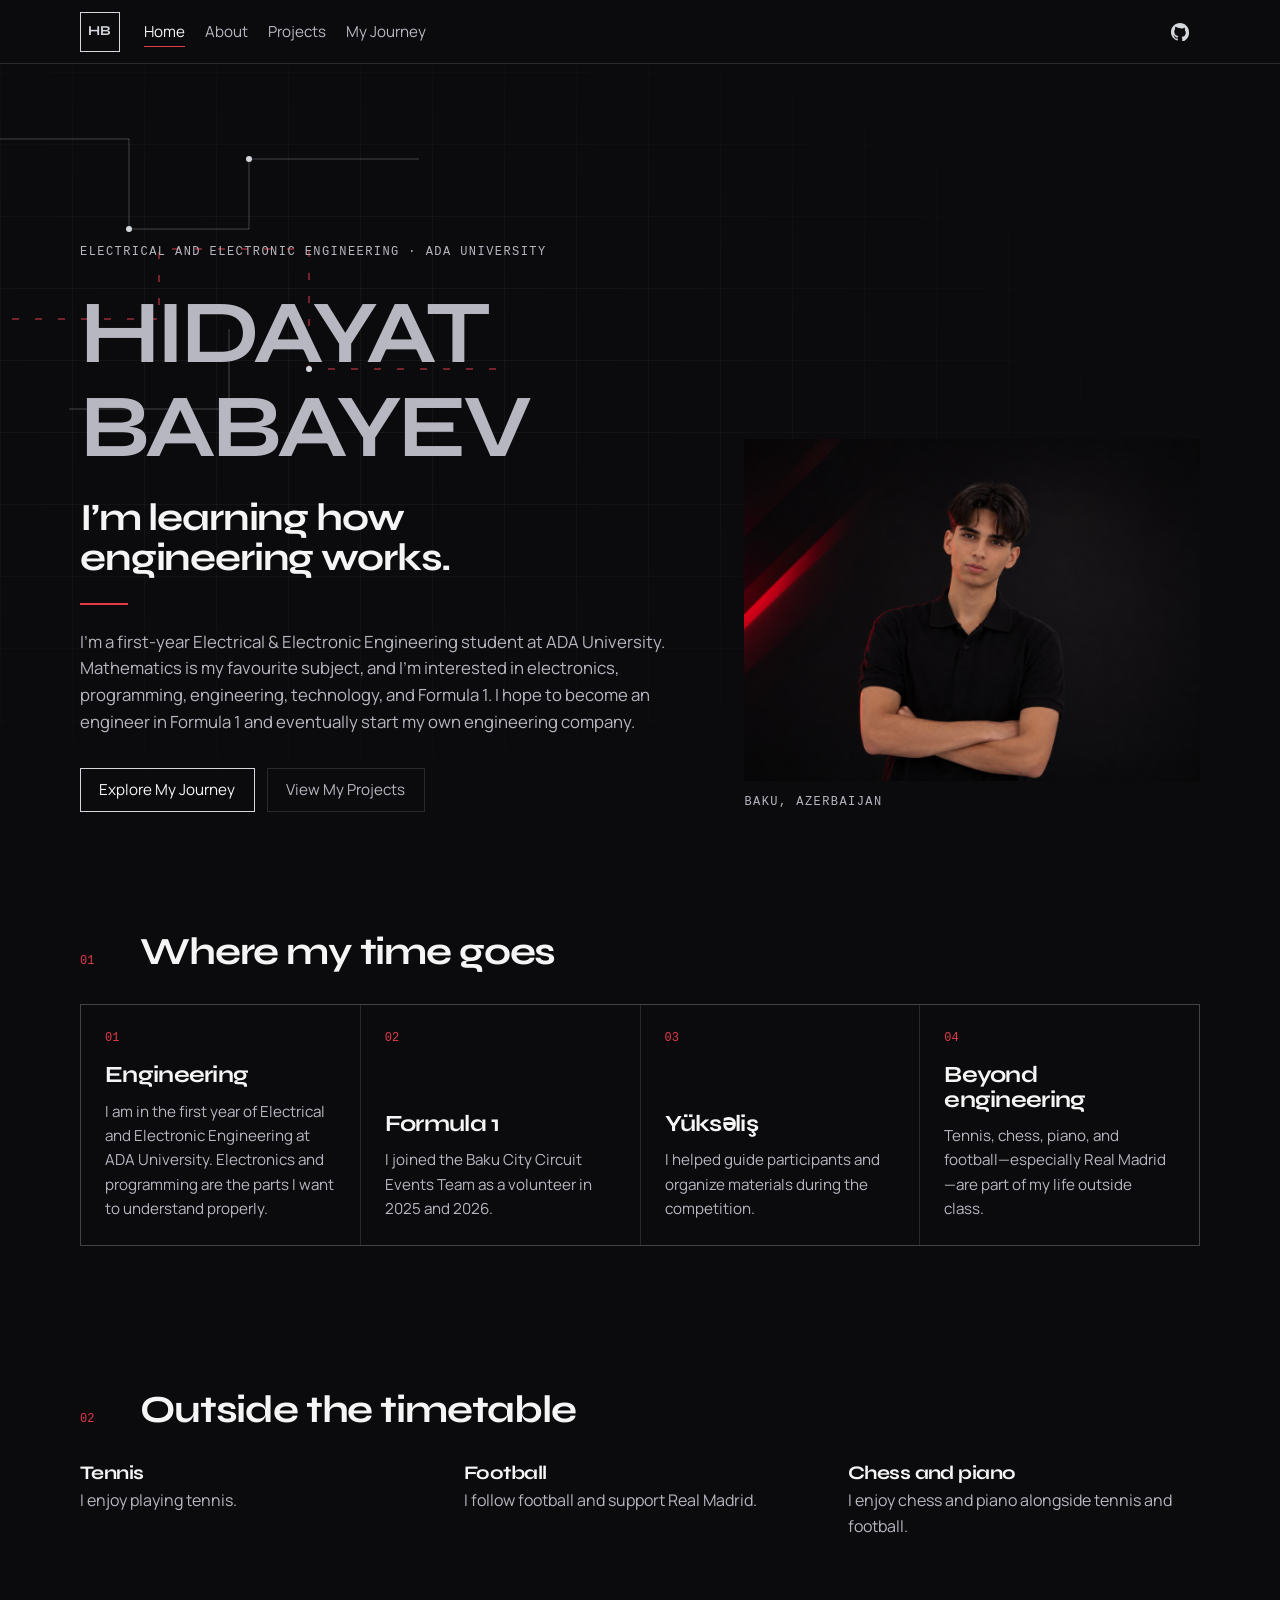
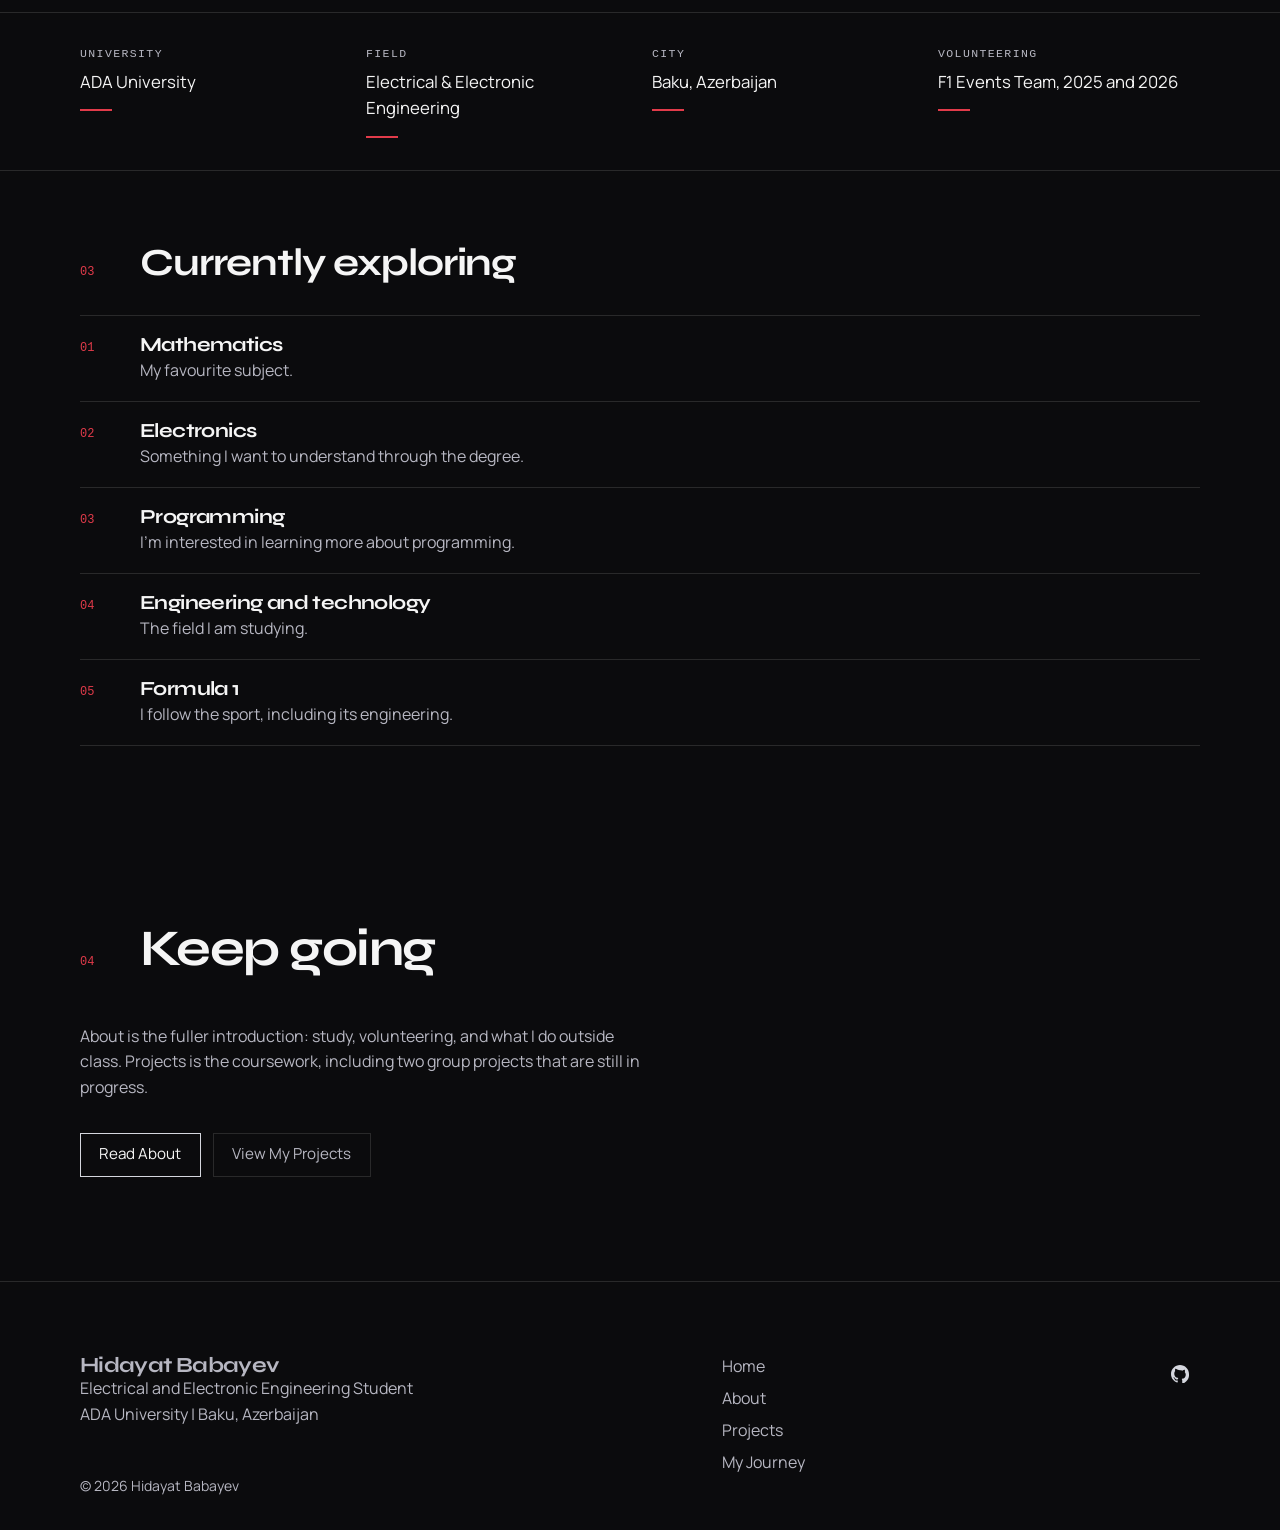
<file: index.html>
<!DOCTYPE html>
<html lang="en">
<head>
  <meta charset="UTF-8">
  <meta name="viewport" content="width=device-width, initial-scale=1">
  <title>Engineer in Progress — Hidayat Babayev</title>
  <meta name="description" content="Hidayat Babayev is a first-year Electrical and Electronic Engineering student at ADA University in Baku.">
  <link rel="icon" href="assets/icons/favicon.svg" type="image/svg+xml">
  <link rel="preconnect" href="https://fonts.googleapis.com">
  <link rel="preconnect" href="https://fonts.gstatic.com" crossorigin>
  <link href="https://fonts.googleapis.com/css2?family=Manrope:wght@400;500;600&family=Syne:wght@600;700;800&display=swap" rel="stylesheet">
  <link rel="stylesheet" href="css/style.css">
  <link rel="stylesheet" href="css/home.css">
  <!-- Marks the page as scripted before first paint, so reveal styles do not flash. -->
  <script>document.documentElement.classList.add("js");</script>
</head>
<body>
  <a class="skip-link" href="#main">Skip to content</a>

  <header class="site-header">
    <nav class="nav wrap" aria-label="Primary">
      <a class="logo" href="index.html" aria-label="Hidayat Babayev, home">HB</a>
      <button class="nav-toggle" type="button" aria-expanded="false" aria-controls="site-nav">
        <span class="nav-toggle-lines" aria-hidden="true"></span>
        <span class="visually-hidden">Menu</span>
      </button>
      <div class="nav-panel" id="site-nav">
        <ul class="nav-links">
          <li><a href="index.html" aria-current="page">Home</a></li>
          <li><a href="about.html">About</a></li>
          <li><a href="projects.html">Projects</a></li>
          <li><a href="journey.html">My Journey</a></li>
        </ul>
        <a class="nav-github" data-repository href="https://github.com/hidibbv/hidibbv.github.io" target="_blank" rel="noopener noreferrer">
          <svg viewBox="0 0 16 16" width="18" height="18" aria-hidden="true">
            <path fill="currentColor" d="M8 0C3.58 0 0 3.58 0 8c0 3.54 2.29 6.53 5.47 7.59.4.07.55-.17.55-.38 0-.19-.01-.82-.01-1.49-2.01.37-2.53-.49-2.69-.94-.09-.23-.48-.94-.82-1.13-.28-.15-.68-.52-.01-.53.63-.01 1.08.58 1.23.82.72 1.21 1.87.87 2.33.66.07-.52.28-.87.51-1.07-1.78-.2-3.64-.89-3.64-3.95 0-.87.31-1.59.82-2.15-.08-.2-.36-1.02.08-2.12 0 0 .67-.21 2.2.82A7.68 7.68 0 0 1 8 4.77c.68.003 1.36.092 2 .27 1.53-1.04 2.2-.82 2.2-.82.44 1.1.16 1.92.08 2.12.51.56.82 1.27.82 2.15 0 3.07-1.87 3.75-3.65 3.95.29.25.54.73.54 1.48 0 1.07-.01 1.93-.01 2.2 0 .21.15.46.55.38A8.013 8.013 0 0 0 16 8c0-4.42-3.58-8-8-8z"/>
          </svg>
          <span class="visually-hidden">Engineer in Progress repository on GitHub (opens in a new tab)</span>
        </a>
      </div>
    </nav>
  </header>

  <main id="main">
    <section class="hero">
      <svg class="hero-circuit" viewBox="0 0 640 420" aria-hidden="true">
        <path d="M20 70 H180 V160 H300 V90 H470"/>
        <path class="live" d="M40 250 H210 V180 H360 V300 H560"/>
        <path d="M120 340 H280 V260"/>
        <circle cx="180" cy="160" r="3"/>
        <circle cx="300" cy="90" r="3"/>
        <circle cx="360" cy="300" r="3"/>
      </svg>
      <div class="hero-grid wrap">
        <div>
          <p class="eyebrow">Electrical and Electronic Engineering · ADA University</p>
          <p class="hero-name">Hidayat Babayev</p>
          <h1>I’m learning how engineering works.</h1>
          <p class="hero-intro">I’m a first-year Electrical &amp; Electronic Engineering student at ADA University. Mathematics is my favourite subject, and I’m interested in electronics, programming, engineering, technology, and Formula 1. I hope to become an engineer in Formula 1 and eventually start my own engineering company.</p>
          <div class="actions">
            <a class="btn" href="journey.html">Explore My Journey</a>
            <a class="btn btn-ghost" href="projects.html">View My Projects</a>
          </div>
        </div>
        <figure class="hero-portrait">
          <img src="assets/images/hidayat-babayev.jpg" width="1024" height="768" alt="Portrait of Hidayat Babayev">
          <figcaption>Baku, Azerbaijan</figcaption>
        </figure>
      </div>
    </section>

    <section class="band" data-reveal>
      <div class="wrap">
        <div class="section-heading">
          <span>01</span>
          <h2>Where my time goes</h2>
        </div>
        <div class="identity-grid">
          <a class="identity-card" href="about.html#education">
            <span>01</span>
            <h3>Engineering</h3>
            <p>I am in the first year of Electrical and Electronic Engineering at ADA University. Electronics and programming are the parts I want to understand properly.</p>
          </a>
          <a class="identity-card" href="journey.html#formula-1">
            <span>02</span>
            <h3>Formula 1</h3>
            <p>I joined the Baku City Circuit Events Team as a volunteer in 2025 and 2026.</p>
          </a>
          <a class="identity-card" href="journey.html#yukselis">
            <span>03</span>
            <h3>Yüksəliş</h3>
            <p>I helped guide participants and organize materials during the competition.</p>
          </a>
          <a class="identity-card" href="about.html#interests">
            <span>04</span>
            <h3>Beyond engineering</h3>
            <p>Tennis, chess, piano, and football—especially Real Madrid—are part of my life outside class.</p>
          </a>
        </div>
      </div>
    </section>

    <section class="band" data-reveal>
      <div class="wrap">
        <div class="section-heading">
          <span>02</span>
          <h2>Outside the timetable</h2>
        </div>
        <ul class="side-list">
          <li>
            <h3>Tennis</h3>
            <p>I enjoy playing tennis.</p>
          </li>
          <li>
            <h3>Football</h3>
            <p>I follow football and support Real Madrid.</p>
          </li>
          <li>
            <h3>Chess and piano</h3>
            <p>I enjoy chess and piano alongside tennis and football.</p>
          </li>
        </ul>
      </div>
    </section>

    <section class="facts-band" aria-label="Profile" data-reveal>
      <div class="wrap">
        <ul class="facts">
          <li class="fact">
            <span class="fact-label">University</span>
            <span class="fact-value">ADA University</span>
          </li>
          <li class="fact">
            <span class="fact-label">Field</span>
            <span class="fact-value">Electrical &amp; Electronic Engineering</span>
          </li>
          <li class="fact">
            <span class="fact-label">City</span>
            <span class="fact-value">Baku, Azerbaijan</span>
          </li>
          <li class="fact">
            <span class="fact-label">Volunteering</span>
            <span class="fact-value">F1 Events Team, 2025 and 2026</span>
          </li>
        </ul>
      </div>
    </section>

    <section class="band" data-reveal>
      <div class="wrap">
        <div class="section-heading">
          <span>03</span>
          <h2>Currently exploring</h2>
        </div>
        <ol class="explore-list">
          <li>
            <span>01</span>
            <div>
              <h3>Mathematics</h3>
              <p>My favourite subject.</p>
            </div>
          </li>
          <li>
            <span>02</span>
            <div>
              <h3>Electronics</h3>
              <p>Something I want to understand through the degree.</p>
            </div>
          </li>
          <li>
            <span>03</span>
            <div>
              <h3>Programming</h3>
              <p>I’m interested in learning more about programming.</p>
            </div>
          </li>
          <li>
            <span>04</span>
            <div>
              <h3>Engineering and technology</h3>
              <p>The field I am studying.</p>
            </div>
          </li>
          <li>
            <span>05</span>
            <div>
              <h3>Formula 1</h3>
              <p>I follow the sport, including its engineering.</p>
            </div>
          </li>
        </ol>
      </div>
    </section>

    <section class="cta" data-reveal>
      <div class="wrap">
        <div class="section-heading">
          <span>04</span>
          <h2>Keep going</h2>
        </div>
        <p>About is the fuller introduction: study, volunteering, and what I do outside class. Projects is the coursework, including two group projects that are still in progress.</p>
        <div class="actions">
          <a class="btn" href="about.html">Read About</a>
          <a class="btn btn-ghost" href="projects.html">View My Projects</a>
        </div>
      </div>
    </section>
  </main>

  <footer class="site-footer">
    <div class="wrap">
      <div class="footer-grid">
        <div>
          <p class="footer-name">Hidayat Babayev</p>
          <p>Electrical and Electronic Engineering Student</p>
          <p>ADA University | Baku, Azerbaijan</p>
        </div>
        <nav aria-label="Footer">
          <ul class="footer-links">
            <li><a href="index.html">Home</a></li>
            <li><a href="about.html">About</a></li>
            <li><a href="projects.html">Projects</a></li>
            <li><a href="journey.html">My Journey</a></li>
          </ul>
        </nav>
        <a class="nav-github" data-github href="https://github.com/hidibbv" target="_blank" rel="noopener noreferrer">
          <svg viewBox="0 0 16 16" width="18" height="18" aria-hidden="true">
            <path fill="currentColor" d="M8 0C3.58 0 0 3.58 0 8c0 3.54 2.29 6.53 5.47 7.59.4.07.55-.17.55-.38 0-.19-.01-.82-.01-1.49-2.01.37-2.53-.49-2.69-.94-.09-.23-.48-.94-.82-1.13-.28-.15-.68-.52-.01-.53.63-.01 1.08.58 1.23.82.72 1.21 1.87.87 2.33.66.07-.52.28-.87.51-1.07-1.78-.2-3.64-.89-3.64-3.95 0-.87.31-1.59.82-2.15-.08-.2-.36-1.02.08-2.12 0 0 .67-.21 2.2.82A7.68 7.68 0 0 1 8 4.77c.68.003 1.36.092 2 .27 1.53-1.04 2.2-.82 2.2-.82.44 1.1.16 1.92.08 2.12.51.56.82 1.27.82 2.15 0 3.07-1.87 3.75-3.65 3.95.29.25.54.73.54 1.48 0 1.07-.01 1.93-.01 2.2 0 .21.15.46.55.38A8.013 8.013 0 0 0 16 8c0-4.42-3.58-8-8-8z"/>
          </svg>
          <span class="visually-hidden">GitHub profile</span>
        </a>
      </div>
      <p class="footer-copy">© <span data-year>2026</span> Hidayat Babayev</p>
    </div>
  </footer>

  <script src="js/navigation.js"></script>
  <script src="js/animations.js"></script>
  <script src="js/main.js"></script>
</body>
</html>
</file>
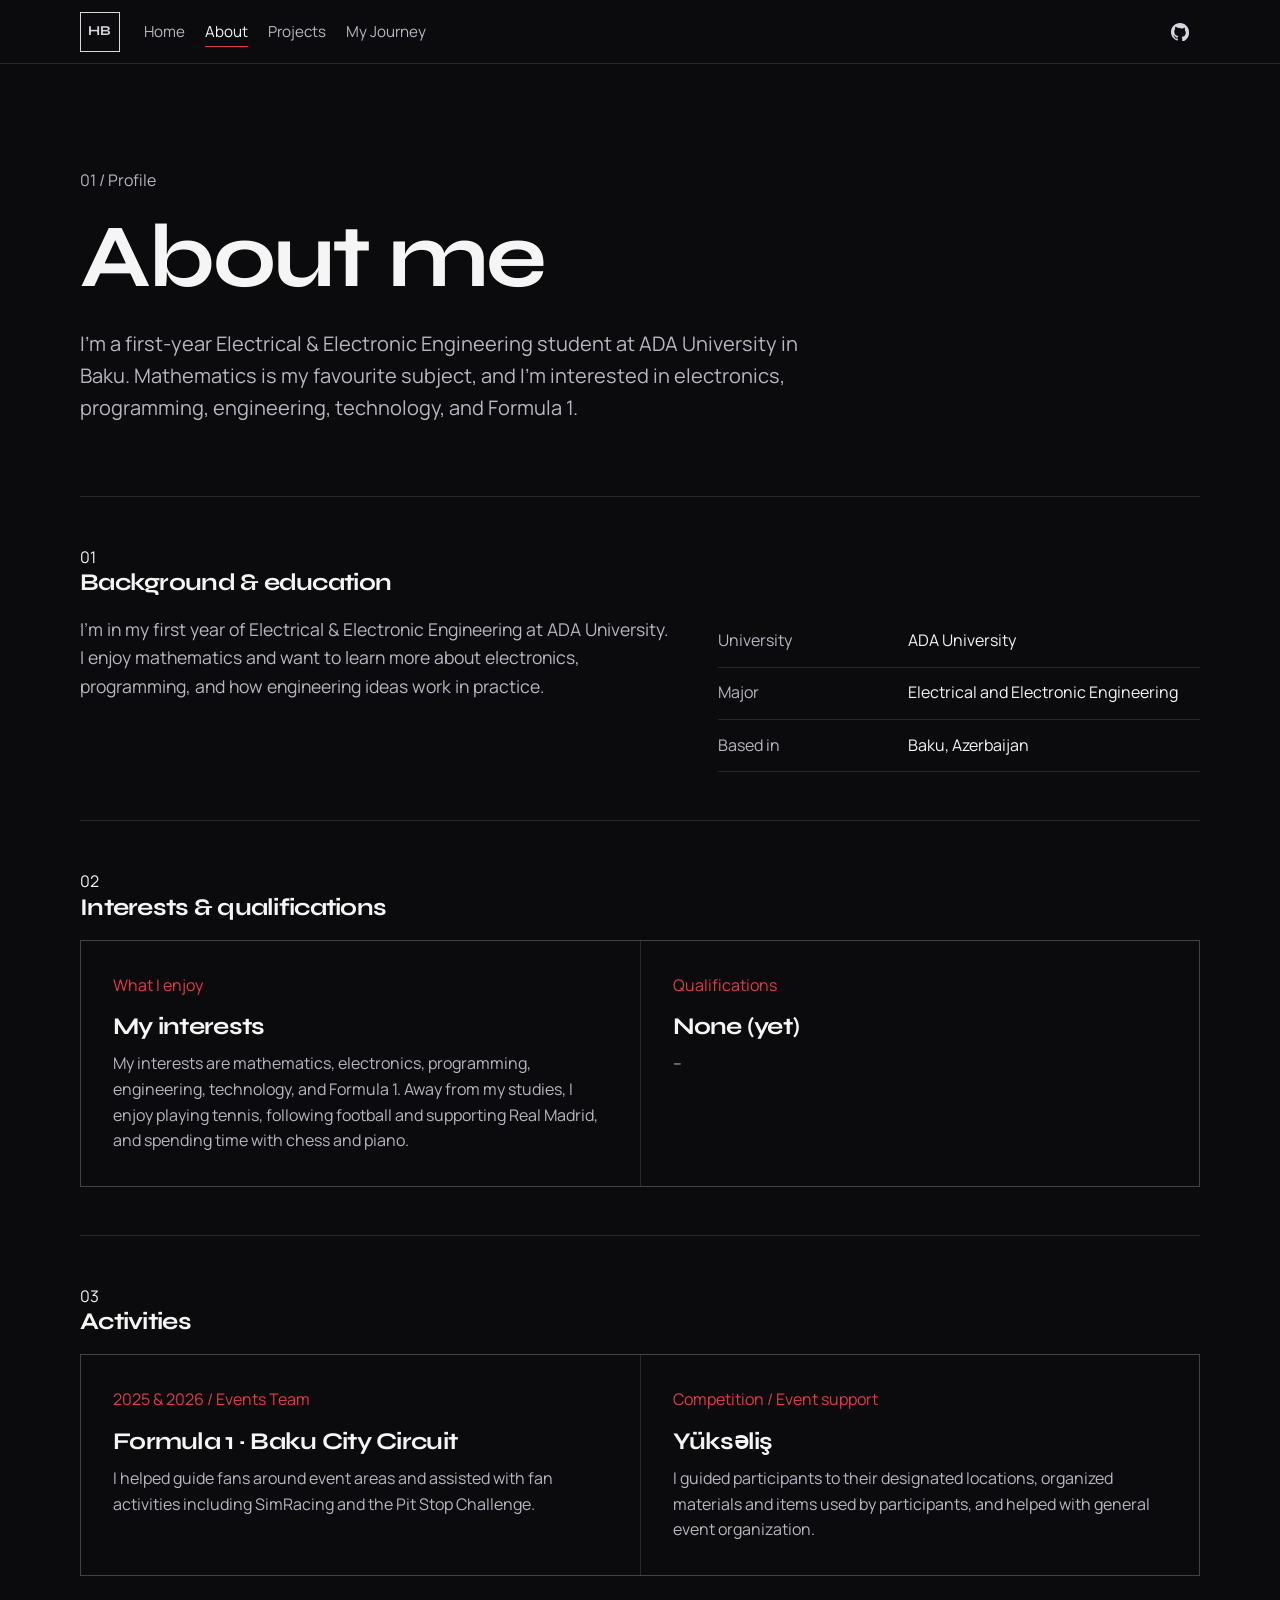
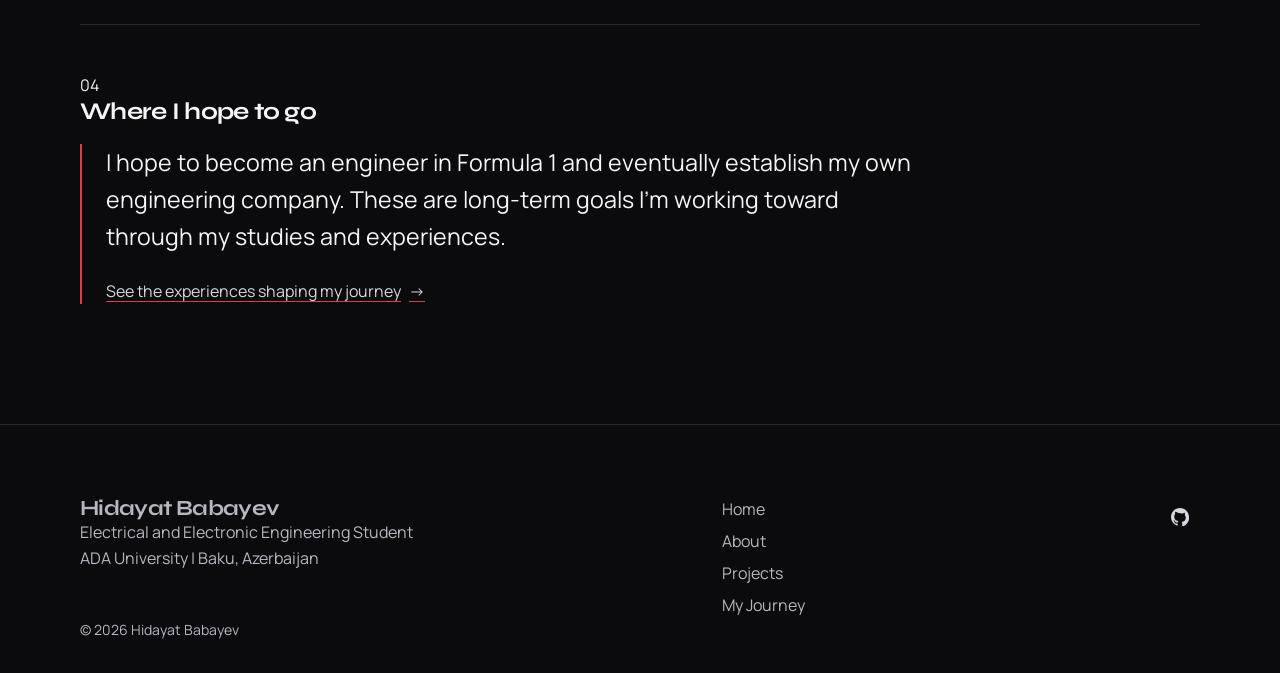
<file: about.html>
<!DOCTYPE html>
<html lang="en">
<head>
  <meta charset="UTF-8">
  <meta name="viewport" content="width=device-width, initial-scale=1">
  <title>About — Hidayat Babayev</title>
  <meta name="description" content="About Hidayat Babayev, a first-year Electrical and Electronic Engineering student at ADA University.">
  <link rel="icon" href="assets/icons/favicon.svg" type="image/svg+xml">
  <link rel="preconnect" href="https://fonts.googleapis.com">
  <link rel="preconnect" href="https://fonts.gstatic.com" crossorigin>
  <link href="https://fonts.googleapis.com/css2?family=Manrope:wght@400;500;600&family=Syne:wght@600;700;800&display=swap" rel="stylesheet">
  <link rel="stylesheet" href="css/style.css">
  <link rel="stylesheet" href="css/pages.css">
  <script>document.documentElement.classList.add("js");</script>
</head>
<body>
  <a class="skip-link" href="#main">Skip to content</a>
  <header class="site-header">
    <nav class="nav wrap" aria-label="Primary">
      <a class="logo" href="index.html" aria-label="Hidayat Babayev, home">HB</a>
      <button class="nav-toggle" type="button" aria-expanded="false" aria-controls="site-nav">
        <span class="nav-toggle-lines" aria-hidden="true"></span>
        <span class="visually-hidden">Menu</span>
      </button>
      <div class="nav-panel" id="site-nav">
        <ul class="nav-links">
          <li><a href="index.html">Home</a></li>
          <li><a href="about.html" aria-current="page">About</a></li>
          <li><a href="projects.html">Projects</a></li>
          <li><a href="journey.html">My Journey</a></li>
        </ul>
        <a class="nav-github" data-repository href="https://github.com/hidibbv/hidibbv.github.io" target="_blank" rel="noopener noreferrer">
          <svg viewBox="0 0 16 16" width="18" height="18" aria-hidden="true">
            <path fill="currentColor" d="M8 0C3.58 0 0 3.58 0 8c0 3.54 2.29 6.53 5.47 7.59.4.07.55-.17.55-.38 0-.19-.01-.82-.01-1.49-2.01.37-2.53-.49-2.69-.94-.09-.23-.48-.94-.82-1.13-.28-.15-.68-.52-.01-.53.63-.01 1.08.58 1.23.82.72 1.21 1.87.87 2.33.66.07-.52.28-.87.51-1.07-1.78-.2-3.64-.89-3.64-3.95 0-.87.31-1.59.82-2.15-.08-.2-.36-1.02.08-2.12 0 0 .67-.21 2.2.82A7.68 7.68 0 0 1 8 4.77c.68.003 1.36.092 2 .27 1.53-1.04 2.2-.82 2.2-.82.44 1.1.16 1.92.08 2.12.51.56.82 1.27.82 2.15 0 3.07-1.87 3.75-3.65 3.95.29.25.54.73.54 1.48 0 1.07-.01 1.93-.01 2.2 0 .21.15.46.55.38A8.013 8.013 0 0 0 16 8c0-4.42-3.58-8-8-8z"/>
          </svg>
          <span class="visually-hidden">Engineer in Progress repository on GitHub (opens in a new tab)</span>
        </a>
      </div>
    </nav>
  </header>

  <main id="main" class="page-main">
    <section class="page-hero wrap" data-reveal>
      <p class="eyebrow">01 / Profile</p>
      <h1>About me</h1>
      <p class="page-lead">I’m a first-year Electrical &amp; Electronic Engineering student at ADA University in Baku. Mathematics is my favourite subject, and I’m interested in electronics, programming, engineering, technology, and Formula 1.</p>
    </section>

    <section class="page-section wrap" id="education" data-reveal>
      <div class="section-heading">
        <span>01</span>
        <h2>Background &amp; education</h2>
      </div>
      <div class="content-columns">
        <p>I’m in my first year of Electrical &amp; Electronic Engineering at ADA University. I enjoy mathematics and want to learn more about electronics, programming, and how engineering ideas work in practice.</p>
        <dl class="profile-facts">
          <div><dt>University</dt><dd>ADA University</dd></div>
          <div><dt>Major</dt><dd>Electrical and Electronic Engineering</dd></div>
          <div><dt>Based in</dt><dd>Baku, Azerbaijan</dd></div>
        </dl>
      </div>
    </section>

    <section class="page-section wrap" id="interests" data-reveal>
      <div class="section-heading">
        <span>02</span>
        <h2>Interests &amp; qualifications</h2>
      </div>
      <div class="topic-grid">
        <article class="topic-card">
          <p class="eyebrow">What I enjoy</p>
          <h3>My interests</h3>
          <p>My interests are mathematics, electronics, programming, engineering, technology, and Formula 1. Away from my studies, I enjoy playing tennis, following football and supporting Real Madrid, and spending time with chess and piano.</p>
        </article>
        <article class="topic-card" id="qualifications">
          <p class="eyebrow">Qualifications</p>
          <h3>None (yet)</h3>
          <p>--</p>
        </article>
      </div>
    </section>

    <section class="page-section wrap" id="activities" data-reveal>
      <div class="section-heading">
        <span>03</span>
        <h2>Activities</h2>
      </div>
      <div class="topic-grid">
        <article class="topic-card">
          <p class="eyebrow">2025 &amp; 2026 / Events Team</p>
          <h3>Formula 1 · Baku City Circuit</h3>
          <p>I helped guide fans around event areas and assisted with fan activities including SimRacing and the Pit Stop Challenge.</p>
        </article>
        <article class="topic-card">
          <p class="eyebrow">Competition / Event support</p>
          <h3>Yüksəliş</h3>
          <p>I guided participants to their designated locations, organized materials and items used by participants, and helped with general event organization.</p>
        </article>
      </div>
    </section>

    <section class="page-section wrap" id="ambitions" data-reveal>
      <div class="section-heading">
        <span>04</span>
        <h2>Where I hope to go</h2>
      </div>
      <div class="ambition-panel">
        <p>I hope to become an engineer in Formula 1 and eventually establish my own engineering company. These are long-term goals I’m working toward through my studies and experiences.</p>
        <a class="text-link" href="journey.html">See the experiences shaping my journey <span aria-hidden="true">→</span></a>
      </div>
    </section>
  </main>

  <footer class="site-footer">
    <div class="wrap">
      <div class="footer-grid">
        <div>
          <p class="footer-name">Hidayat Babayev</p>
          <p>Electrical and Electronic Engineering Student</p>
          <p>ADA University | Baku, Azerbaijan</p>
        </div>
        <nav aria-label="Footer">
          <ul class="footer-links">
            <li><a href="index.html">Home</a></li>
            <li><a href="about.html">About</a></li>
            <li><a href="projects.html">Projects</a></li>
            <li><a href="journey.html">My Journey</a></li>
          </ul>
        </nav>
        <a class="nav-github" data-github href="https://github.com/hidibbv" target="_blank" rel="noopener noreferrer">
          <svg viewBox="0 0 16 16" width="18" height="18" aria-hidden="true">
            <path fill="currentColor" d="M8 0C3.58 0 0 3.58 0 8c0 3.54 2.29 6.53 5.47 7.59.4.07.55-.17.55-.38 0-.19-.01-.82-.01-1.49-2.01.37-2.53-.49-2.69-.94-.09-.23-.48-.94-.82-1.13-.28-.15-.68-.52-.01-.53.63-.01 1.08.58 1.23.82.72 1.21 1.87.87 2.33.66.07-.52.28-.87.51-1.07-1.78-.2-3.64-.89-3.64-3.95 0-.87.31-1.59.82-2.15-.08-.2-.36-1.02.08-2.12 0 0 .67-.21 2.2.82A7.68 7.68 0 0 1 8 4.77c.68.003 1.36.092 2 .27 1.53-1.04 2.2-.82 2.2-.82.44 1.1.16 1.92.08 2.12.51.56.82 1.27.82 2.15 0 3.07-1.87 3.75-3.65 3.95.29.25.54.73.54 1.48 0 1.07-.01 1.93-.01 2.2 0 .21.15.46.55.38A8.013 8.013 0 0 0 16 8c0-4.42-3.58-8-8-8z"/>
          </svg>
          <span class="visually-hidden">GitHub profile</span>
        </a>
      </div>
      <p class="footer-copy">© <span data-year>2026</span> Hidayat Babayev</p>
    </div>
  </footer>
  <script src="js/navigation.js"></script>
  <script src="js/animations.js"></script>
</body>
</html>
</file>
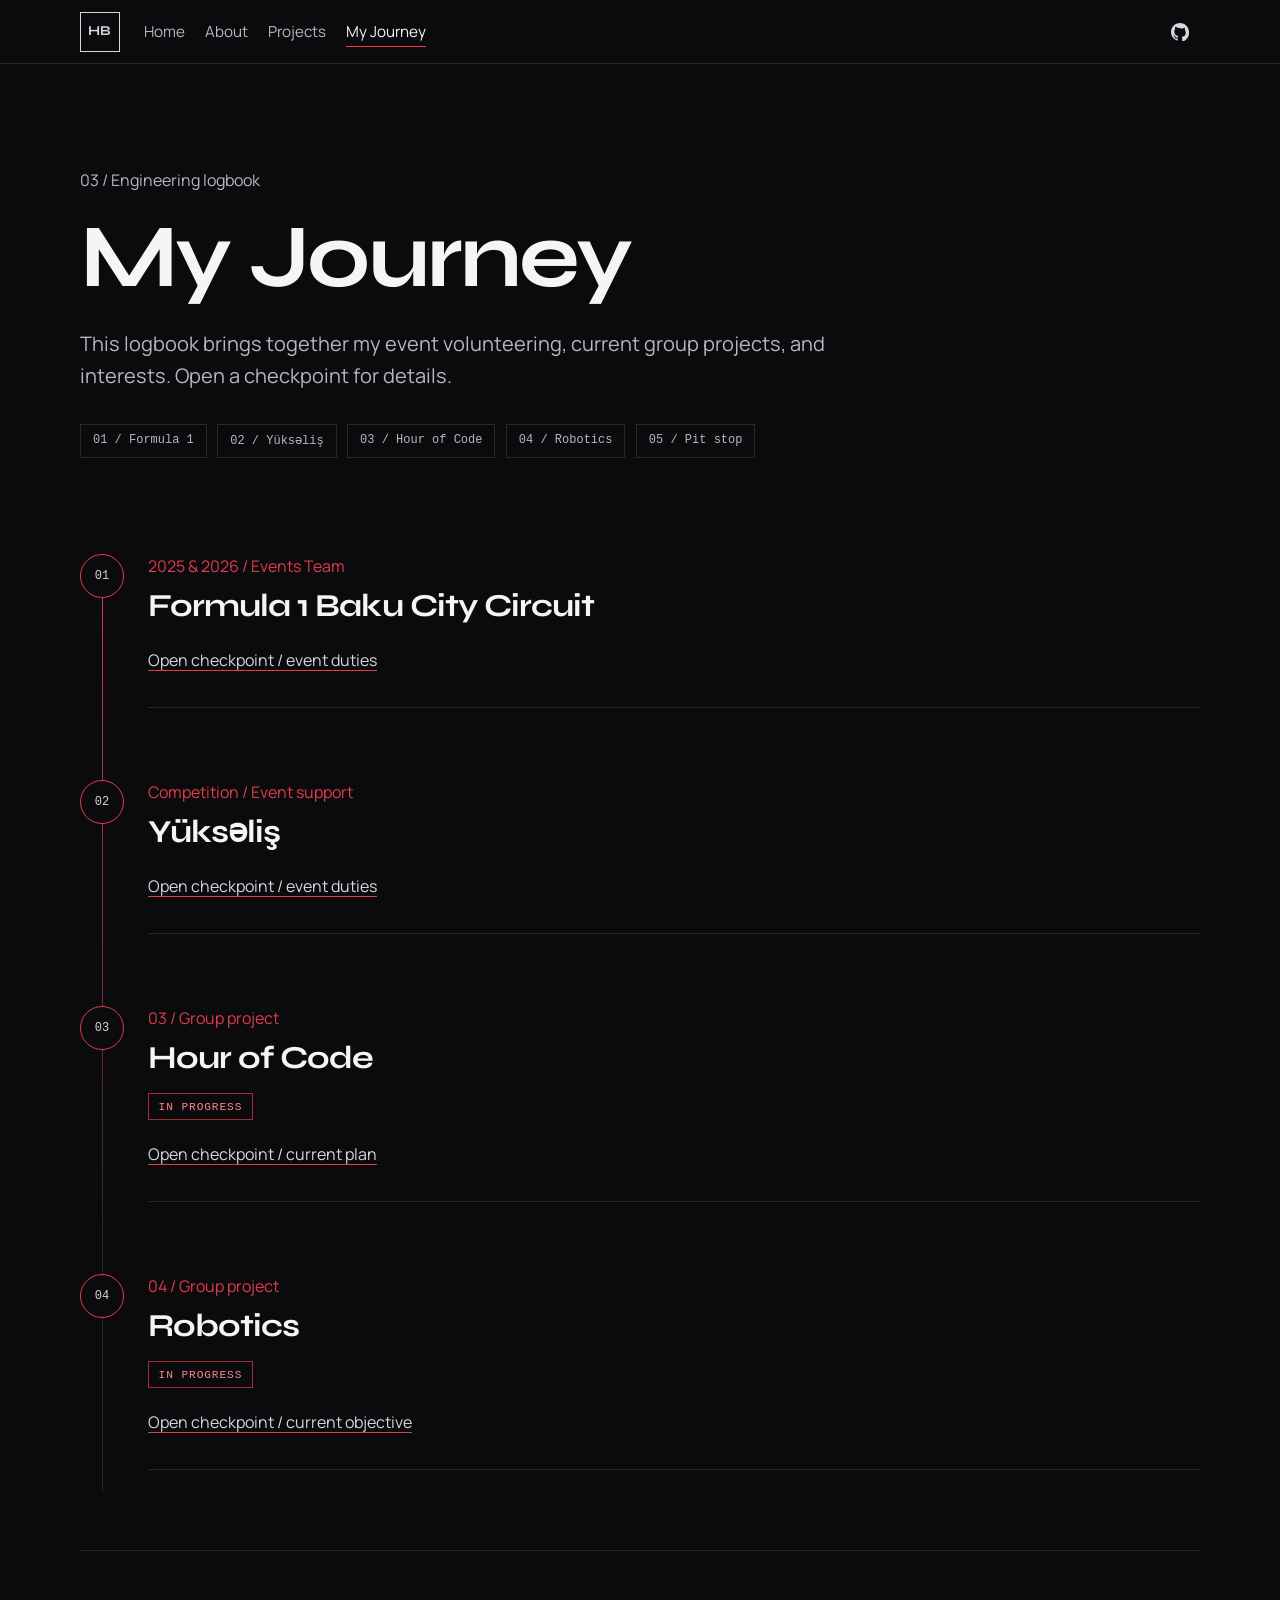
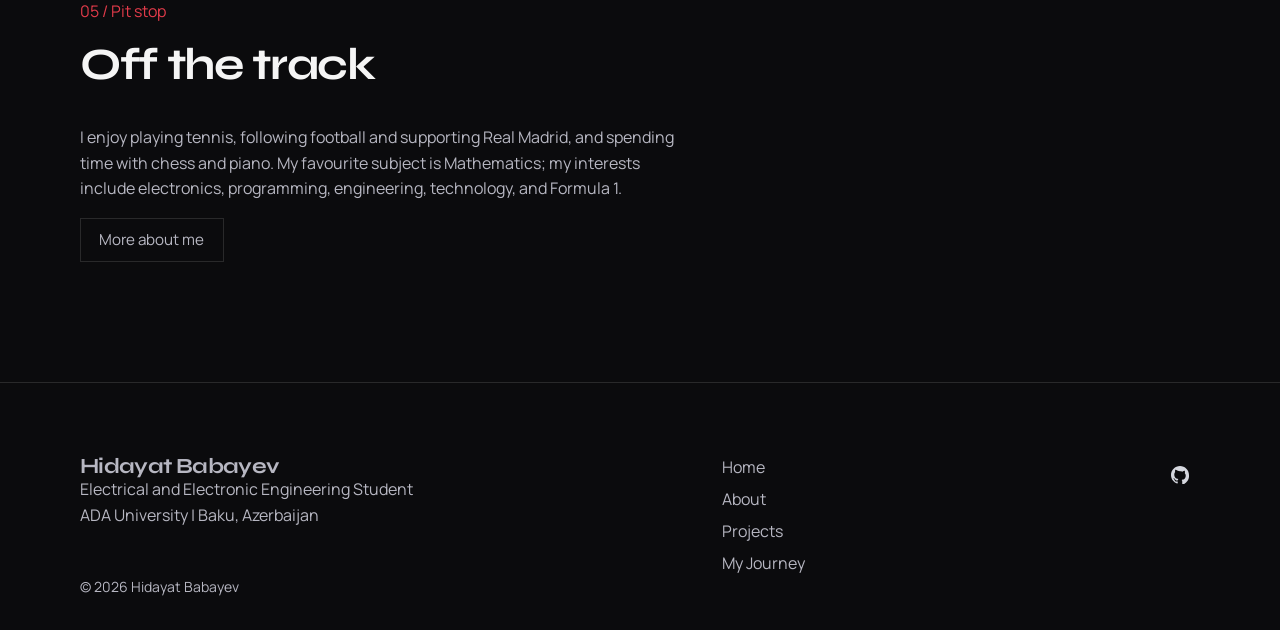
<file: journey.html>
<!DOCTYPE html>
<html lang="en">
<head>
  <meta charset="UTF-8">
  <meta name="viewport" content="width=device-width, initial-scale=1">
  <title>My Journey — Hidayat Babayev</title>
  <meta name="description" content="An interactive journey through the studies, volunteering, and interests of Hidayat Babayev.">
  <link rel="icon" href="assets/icons/favicon.svg" type="image/svg+xml">
  <link rel="preconnect" href="https://fonts.googleapis.com">
  <link rel="preconnect" href="https://fonts.gstatic.com" crossorigin>
  <link href="https://fonts.googleapis.com/css2?family=Manrope:wght@400;500;600&family=Syne:wght@600;700;800&display=swap" rel="stylesheet">
  <link rel="stylesheet" href="css/style.css">
  <link rel="stylesheet" href="css/pages.css">
  <script>document.documentElement.classList.add("js");</script>
</head>
<body>
  <a class="skip-link" href="#main">Skip to content</a>
  <header class="site-header">
    <nav class="nav wrap" aria-label="Primary">
      <a class="logo" href="index.html" aria-label="Hidayat Babayev, home">HB</a>
      <button class="nav-toggle" type="button" aria-expanded="false" aria-controls="site-nav">
        <span class="nav-toggle-lines" aria-hidden="true"></span>
        <span class="visually-hidden">Menu</span>
      </button>
      <div class="nav-panel" id="site-nav">
        <ul class="nav-links">
          <li><a href="index.html">Home</a></li>
          <li><a href="about.html">About</a></li>
          <li><a href="projects.html">Projects</a></li>
          <li><a href="journey.html" aria-current="page">My Journey</a></li>
        </ul>
        <a class="nav-github" data-repository href="https://github.com/hidibbv/hidibbv.github.io" target="_blank" rel="noopener noreferrer">
          <svg viewBox="0 0 16 16" width="18" height="18" aria-hidden="true">
            <path fill="currentColor" d="M8 0C3.58 0 0 3.58 0 8c0 3.54 2.29 6.53 5.47 7.59.4.07.55-.17.55-.38 0-.19-.01-.82-.01-1.49-2.01.37-2.53-.49-2.69-.94-.09-.23-.48-.94-.82-1.13-.28-.15-.68-.52-.01-.53.63-.01 1.08.58 1.23.82.72 1.21 1.87.87 2.33.66.07-.52.28-.87.51-1.07-1.78-.2-3.64-.89-3.64-3.95 0-.87.31-1.59.82-2.15-.08-.2-.36-1.02.08-2.12 0 0 .67-.21 2.2.82A7.68 7.68 0 0 1 8 4.77c.68.003 1.36.092 2 .27 1.53-1.04 2.2-.82 2.2-.82.44 1.1.16 1.92.08 2.12.51.56.82 1.27.82 2.15 0 3.07-1.87 3.75-3.65 3.95.29.25.54.73.54 1.48 0 1.07-.01 1.93-.01 2.2 0 .21.15.46.55.38A8.013 8.013 0 0 0 16 8c0-4.42-3.58-8-8-8z"/>
          </svg>
          <span class="visually-hidden">Engineer in Progress repository on GitHub (opens in a new tab)</span>
        </a>
      </div>
    </nav>
  </header>

  <main id="main" class="page-main">
    <section class="page-hero wrap" data-reveal>
      <p class="eyebrow">03 / Engineering logbook</p>
      <h1>My Journey</h1>
      <p class="page-lead">This logbook brings together my event volunteering, current group projects, and interests. Open a checkpoint for details.</p>
      <nav class="journey-jumps" aria-label="Journey checkpoints">
        <a href="#formula-1">01 / Formula 1</a>
        <a href="#yukselis">02 / Yüksəliş</a>
        <a href="#hour-code">03 / Hour of Code</a>
        <a href="#robotics-journey">04 / Robotics</a>
        <a href="#pit-stop">05 / Pit stop</a>
      </nav>
    </section>

    <section class="journey wrap" aria-label="Journey timeline">
      <article class="journey-stop" id="formula-1" data-reveal>
        <span class="stop-number" aria-hidden="true">01</span>
        <div class="stop-content">
          <p class="eyebrow">2025 &amp; 2026 / Events Team</p>
          <h2>Formula 1 Baku City Circuit</h2>
          <details class="journey-details">
            <summary>Open checkpoint / event duties</summary>
            <div>
              <p>I volunteered with the Events Team at Baku City Circuit in 2025 and 2026. I helped guide fans around event areas and assisted with fan activities including SimRacing and the Pit Stop Challenge.</p>
            </div>
          </details>
        </div>
      </article>

      <article class="journey-stop" id="yukselis" data-reveal>
        <span class="stop-number" aria-hidden="true">02</span>
        <div class="stop-content">
          <p class="eyebrow">Competition / Event support</p>
          <h2>Yüksəliş</h2>
          <details class="journey-details">
            <summary>Open checkpoint / event duties</summary>
            <div>
              <p>At the Yüksəliş Competition, I guided participants to their designated locations, organized materials and items used by participants, and helped with general event organization.</p>
            </div>
          </details>
        </div>
      </article>

      <article class="journey-stop" id="hour-code" data-reveal>
        <span class="stop-number" aria-hidden="true">03</span>
        <div class="stop-content">
          <p class="eyebrow">03 / Group project</p>
          <h2>Hour of Code</h2>
          <span class="project-status">In Progress</span>
          <details class="journey-details">
            <summary>Open checkpoint / current plan</summary>
            <div>
              <p>Our group aims to teach children basic programming in a one-hour educational session. We are currently searching for a suitable location. The session has not happened yet.</p>
              <a class="text-link" href="projects.html#hour-of-code">View the project <span aria-hidden="true">→</span></a>
            </div>
          </details>
        </div>
      </article>

      <article class="journey-stop" id="robotics-journey" data-reveal>
        <span class="stop-number" aria-hidden="true">04</span>
        <div class="stop-content">
          <p class="eyebrow">04 / Group project</p>
          <h2>Robotics</h2>
          <span class="project-status">In Progress</span>
          <details class="journey-details">
            <summary>Open checkpoint / current objective</summary>
            <div>
              <p>Our group is working with LEGO robots, with the objective of programming them to follow a predefined path. We are currently working on laboratory visits and project preparation.</p>
              <a class="text-link" href="projects.html#robotics">View the project <span aria-hidden="true">→</span></a>
            </div>
          </details>
        </div>
      </article>
    </section>

    <section class="page-section wrap journey-next" id="pit-stop" data-reveal>
      <p class="eyebrow">05 / Pit stop</p>
      <h2>Off the track</h2>
      <p>I enjoy playing tennis, following football and supporting Real Madrid, and spending time with chess and piano. My favourite subject is Mathematics; my interests include electronics, programming, engineering, technology, and Formula 1.</p>
      <a class="btn btn-ghost" href="about.html#interests">More about me</a>
    </section>
  </main>

  <footer class="site-footer">
    <div class="wrap">
      <div class="footer-grid">
        <div>
          <p class="footer-name">Hidayat Babayev</p>
          <p>Electrical and Electronic Engineering Student</p>
          <p>ADA University | Baku, Azerbaijan</p>
        </div>
        <nav aria-label="Footer">
          <ul class="footer-links">
            <li><a href="index.html">Home</a></li>
            <li><a href="about.html">About</a></li>
            <li><a href="projects.html">Projects</a></li>
            <li><a href="journey.html">My Journey</a></li>
          </ul>
        </nav>
        <a class="nav-github" data-github href="https://github.com/hidibbv" target="_blank" rel="noopener noreferrer">
          <svg viewBox="0 0 16 16" width="18" height="18" aria-hidden="true">
            <path fill="currentColor" d="M8 0C3.58 0 0 3.58 0 8c0 3.54 2.29 6.53 5.47 7.59.4.07.55-.17.55-.38 0-.19-.01-.82-.01-1.49-2.01.37-2.53-.49-2.69-.94-.09-.23-.48-.94-.82-1.13-.28-.15-.68-.52-.01-.53.63-.01 1.08.58 1.23.82.72 1.21 1.87.87 2.33.66.07-.52.28-.87.51-1.07-1.78-.2-3.64-.89-3.64-3.95 0-.87.31-1.59.82-2.15-.08-.2-.36-1.02.08-2.12 0 0 .67-.21 2.2.82A7.68 7.68 0 0 1 8 4.77c.68.003 1.36.092 2 .27 1.53-1.04 2.2-.82 2.2-.82.44 1.1.16 1.92.08 2.12.51.56.82 1.27.82 2.15 0 3.07-1.87 3.75-3.65 3.95.29.25.54.73.54 1.48 0 1.07-.01 1.93-.01 2.2 0 .21.15.46.55.38A8.013 8.013 0 0 0 16 8c0-4.42-3.58-8-8-8z"/>
          </svg>
          <span class="visually-hidden">GitHub profile</span>
        </a>
      </div>
      <p class="footer-copy">© <span data-year>2026</span> Hidayat Babayev</p>
    </div>
  </footer>
  <script src="js/navigation.js"></script>
  <script src="js/animations.js"></script>
</body>
</html>
</file>
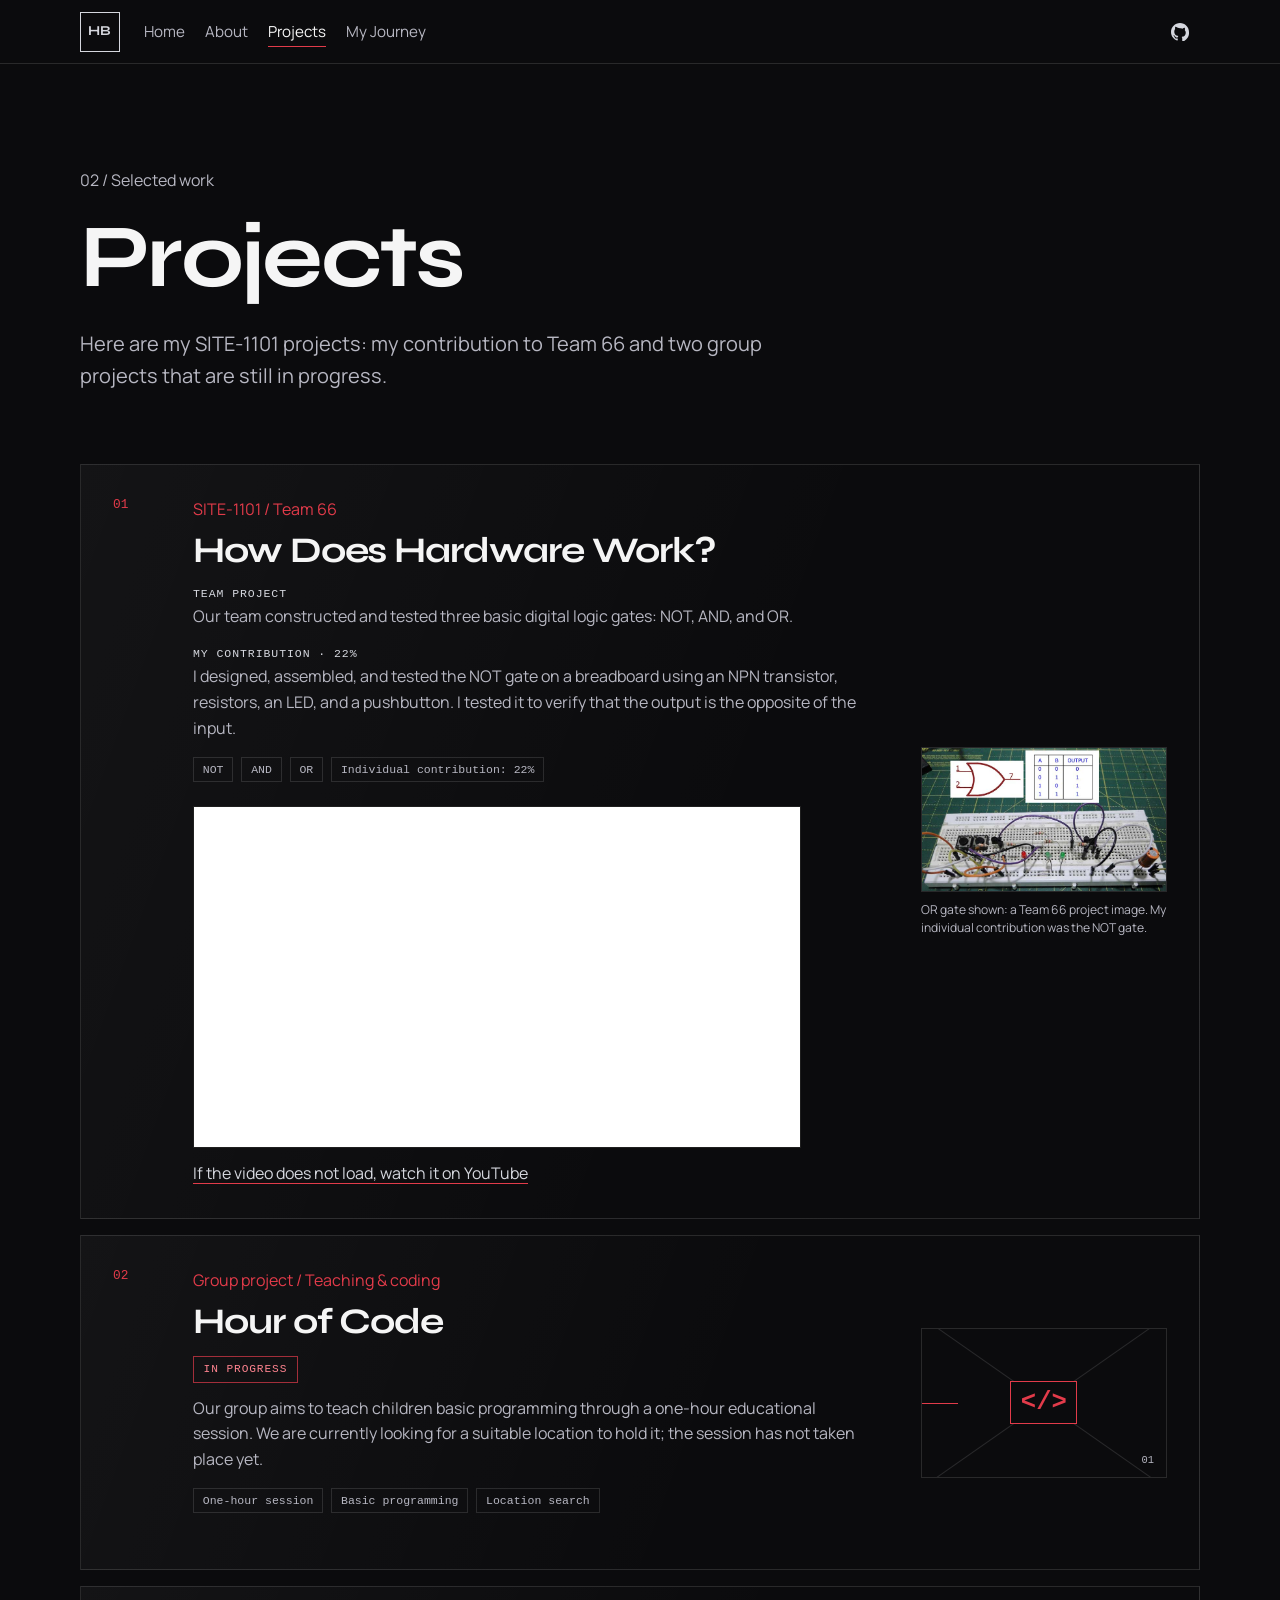
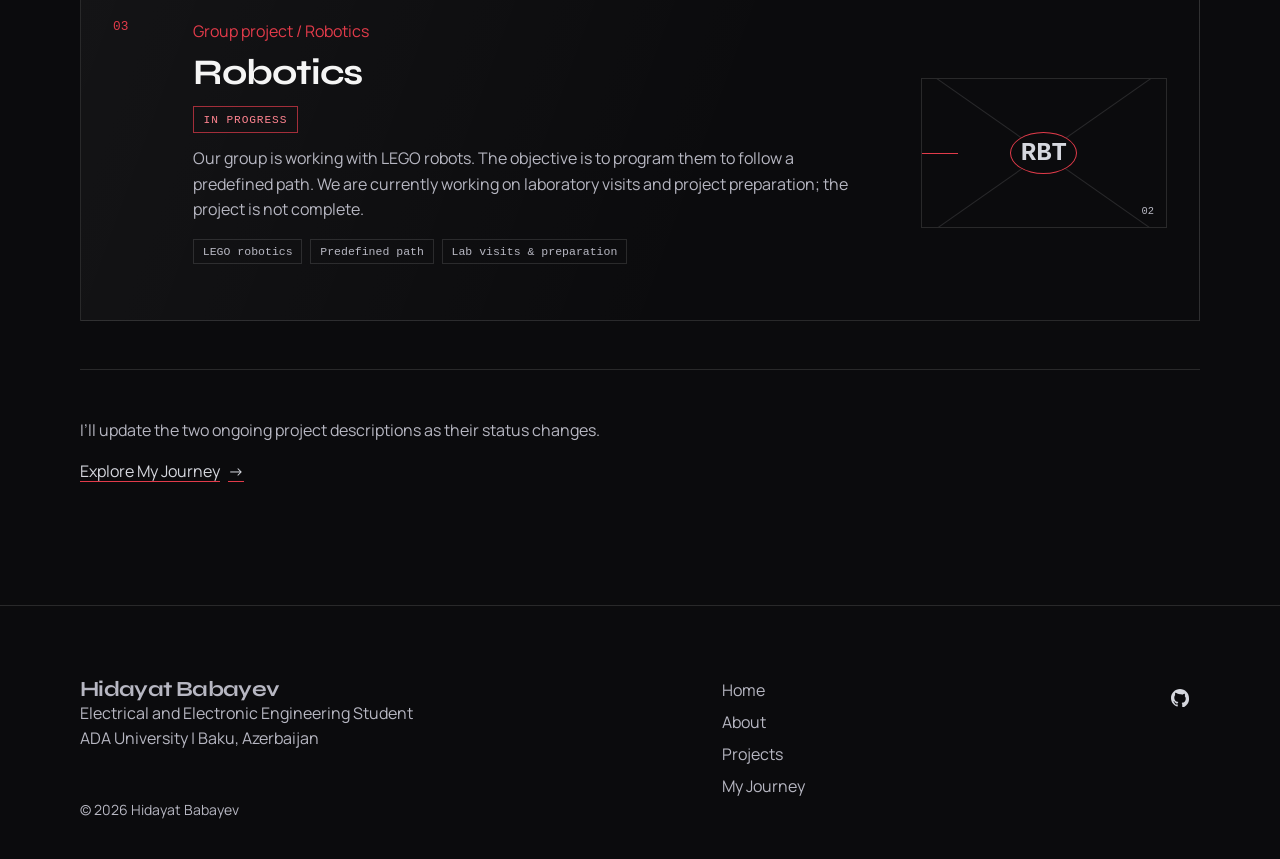
<file: projects.html>
<!DOCTYPE html>
<html lang="en">
<head>
  <meta charset="UTF-8">
  <meta name="viewport" content="width=device-width, initial-scale=1">
  <title>Projects — Hidayat Babayev</title>
  <meta name="description" content="Coursework and projects by Hidayat Babayev.">
  <link rel="icon" href="assets/icons/favicon.svg" type="image/svg+xml">
  <link rel="preconnect" href="https://fonts.googleapis.com">
  <link rel="preconnect" href="https://fonts.gstatic.com" crossorigin>
  <link href="https://fonts.googleapis.com/css2?family=Manrope:wght@400;500;600&family=Syne:wght@600;700;800&display=swap" rel="stylesheet">
  <link rel="stylesheet" href="css/style.css">
  <link rel="stylesheet" href="css/pages.css">
  <script>document.documentElement.classList.add("js");</script>
</head>
<body>
  <a class="skip-link" href="#main">Skip to content</a>
  <header class="site-header">
    <nav class="nav wrap" aria-label="Primary">
      <a class="logo" href="index.html" aria-label="Hidayat Babayev, home">HB</a>
      <button class="nav-toggle" type="button" aria-expanded="false" aria-controls="site-nav">
        <span class="nav-toggle-lines" aria-hidden="true"></span>
        <span class="visually-hidden">Menu</span>
      </button>
      <div class="nav-panel" id="site-nav">
        <ul class="nav-links">
          <li><a href="index.html">Home</a></li>
          <li><a href="about.html">About</a></li>
          <li><a href="projects.html" aria-current="page">Projects</a></li>
          <li><a href="journey.html">My Journey</a></li>
        </ul>
        <a class="nav-github" data-repository href="https://github.com/hidibbv/hidibbv.github.io" target="_blank" rel="noopener noreferrer">
          <svg viewBox="0 0 16 16" width="18" height="18" aria-hidden="true">
            <path fill="currentColor" d="M8 0C3.58 0 0 3.58 0 8c0 3.54 2.29 6.53 5.47 7.59.4.07.55-.17.55-.38 0-.19-.01-.82-.01-1.49-2.01.37-2.53-.49-2.69-.94-.09-.23-.48-.94-.82-1.13-.28-.15-.68-.52-.01-.53.63-.01 1.08.58 1.23.82.72 1.21 1.87.87 2.33.66.07-.52.28-.87.51-1.07-1.78-.2-3.64-.89-3.64-3.95 0-.87.31-1.59.82-2.15-.08-.2-.36-1.02.08-2.12 0 0 .67-.21 2.2.82A7.68 7.68 0 0 1 8 4.77c.68.003 1.36.092 2 .27 1.53-1.04 2.2-.82 2.2-.82.44 1.1.16 1.92.08 2.12.51.56.82 1.27.82 2.15 0 3.07-1.87 3.75-3.65 3.95.29.25.54.73.54 1.48 0 1.07-.01 1.93-.01 2.2 0 .21.15.46.55.38A8.013 8.013 0 0 0 16 8c0-4.42-3.58-8-8-8z"/>
          </svg>
          <span class="visually-hidden">Engineer in Progress repository on GitHub (opens in a new tab)</span>
        </a>
      </div>
    </nav>
  </header>

  <main id="main" class="page-main">
    <section class="page-hero wrap" data-reveal>
      <p class="eyebrow">02 / Selected work</p>
      <h1>Projects</h1>
      <p class="page-lead">Here are my SITE-1101 projects: my contribution to Team 66 and two group projects that are still in progress.</p>
    </section>

    <section class="project-list wrap" aria-label="Project list">
      <article class="project-card" id="logic-gates" data-reveal>
        <div class="project-index" aria-hidden="true">01</div>
        <div class="project-body">
          <p class="eyebrow">SITE-1101 / Team 66</p>
          <h2>How Does Hardware Work?</h2>
          <p class="project-label">Team project</p>
          <p>Our team constructed and tested three basic digital logic gates: NOT, AND, and OR.</p>
          <p class="project-label">My contribution · 22%</p>
          <p>I designed, assembled, and tested the NOT gate on a breadboard using an NPN transistor, resistors, an LED, and a pushbutton. I tested it to verify that the output is the opposite of the input.</p>
          <ul class="tag-list" aria-label="Project details">
            <li>NOT</li>
            <li>AND</li>
            <li>OR</li>
            <li>Individual contribution: 22%</li>
          </ul>
          <div class="project-video">
            <iframe
              src="https://www.youtube-nocookie.com/embed/VMnz2v79pUg"
              title="How Does Hardware Work? — SITE-1101 Team 66 project video"
              loading="lazy"
              referrerpolicy="strict-origin-when-cross-origin"
              allow="accelerometer; autoplay; clipboard-write; encrypted-media; gyroscope; picture-in-picture"
              allowfullscreen></iframe>
          </div>
          <a class="text-link" href="https://youtu.be/VMnz2v79pUg" target="_blank" rel="noopener noreferrer">If the video does not load, watch it on YouTube <span class="visually-hidden">(opens in a new tab)</span></a>
        </div>
        <figure class="project-photo">
          <img src="assets/images/how-does-hardware-work-or-gate.jpg" width="750" height="443" alt="Breadboard setup for a two-input OR gate, with a logic diagram and truth table">
          <figcaption>OR gate shown: a Team 66 project image. My individual contribution was the NOT gate.</figcaption>
        </figure>
      </article>

      <article class="project-card" id="hour-of-code" data-reveal>
        <div class="project-index" aria-hidden="true">02</div>
        <div class="project-body">
          <p class="eyebrow">Group project / Teaching &amp; coding</p>
          <h2>Hour of Code</h2>
          <span class="project-status">In Progress</span>
          <p>Our group aims to teach children basic programming through a one-hour educational session. We are currently looking for a suitable location to hold it; the session has not taken place yet.</p>
          <ul class="tag-list" aria-label="Known project details">
            <li>One-hour session</li>
            <li>Basic programming</li>
            <li>Location search</li>
          </ul>
        </div>
        <div class="project-mark project-mark-code" aria-hidden="true"><span>&lt;/&gt;</span><i></i><b>01</b></div>
      </article>

      <article class="project-card" id="robotics" data-reveal>
        <div class="project-index" aria-hidden="true">03</div>
        <div class="project-body">
          <p class="eyebrow">Group project / Robotics</p>
          <h2>Robotics</h2>
          <span class="project-status">In Progress</span>
          <p>Our group is working with LEGO robots. The objective is to program them to follow a predefined path. We are currently working on laboratory visits and project preparation; the project is not complete.</p>
          <ul class="tag-list" aria-label="Known project details">
            <li>LEGO robotics</li>
            <li>Predefined path</li>
            <li>Lab visits &amp; preparation</li>
          </ul>
        </div>
        <div class="project-mark project-mark-robot" aria-hidden="true"><span>RBT</span><i></i><b>02</b></div>
      </article>
    </section>

    <section class="page-section wrap project-note" data-reveal>
      <p>I’ll update the two ongoing project descriptions as their status changes.</p>
      <a class="text-link" href="journey.html">Explore My Journey <span aria-hidden="true">→</span></a>
    </section>
  </main>

  <footer class="site-footer">
    <div class="wrap">
      <div class="footer-grid">
        <div>
          <p class="footer-name">Hidayat Babayev</p>
          <p>Electrical and Electronic Engineering Student</p>
          <p>ADA University | Baku, Azerbaijan</p>
        </div>
        <nav aria-label="Footer">
          <ul class="footer-links">
            <li><a href="index.html">Home</a></li>
            <li><a href="about.html">About</a></li>
            <li><a href="projects.html">Projects</a></li>
            <li><a href="journey.html">My Journey</a></li>
          </ul>
        </nav>
        <a class="nav-github" data-github href="https://github.com/hidibbv" target="_blank" rel="noopener noreferrer">
          <svg viewBox="0 0 16 16" width="18" height="18" aria-hidden="true">
            <path fill="currentColor" d="M8 0C3.58 0 0 3.58 0 8c0 3.54 2.29 6.53 5.47 7.59.4.07.55-.17.55-.38 0-.19-.01-.82-.01-1.49-2.01.37-2.53-.49-2.69-.94-.09-.23-.48-.94-.82-1.13-.28-.15-.68-.52-.01-.53.63-.01 1.08.58 1.23.82.72 1.21 1.87.87 2.33.66.07-.52.28-.87.51-1.07-1.78-.2-3.64-.89-3.64-3.95 0-.87.31-1.59.82-2.15-.08-.2-.36-1.02.08-2.12 0 0 .67-.21 2.2.82A7.68 7.68 0 0 1 8 4.77c.68.003 1.36.092 2 .27 1.53-1.04 2.2-.82 2.2-.82.44 1.1.16 1.92.08 2.12.51.56.82 1.27.82 2.15 0 3.07-1.87 3.75-3.65 3.95.29.25.54.73.54 1.48 0 1.07-.01 1.93-.01 2.2 0 .21.15.46.55.38A8.013 8.013 0 0 0 16 8c0-4.42-3.58-8-8-8z"/>
          </svg>
          <span class="visually-hidden">GitHub profile</span>
        </a>
      </div>
      <p class="footer-copy">© <span data-year>2026</span> Hidayat Babayev</p>
    </div>
  </footer>
  <script src="js/navigation.js"></script>
  <script src="js/animations.js"></script>
</body>
</html>
</file>
<file: css/style.css>
/* =========================================================
   Shared styles
   Color, type, and spacing live in variables so every page
   uses the same visual system.
   ========================================================= */

:root {
  --bg: #0b0b0d;
  --surface: #141418;
  --line: rgba(255, 255, 255, 0.12);
  --text: #f5f5f5;
  --muted: #b7b7c2;
  /* Light enough for small text on the black background. */
  --red: #e23b4a;
  --silver: #d5d7de;
  --font-display: "Syne", "Segoe UI", sans-serif;
  --font-body: "Manrope", "Segoe UI", sans-serif;
  --font-mono: ui-monospace, Consolas, monospace;
  --space-1: 0.5rem;
  --space-2: 1rem;
  --space-3: 1.5rem;
  --space-4: 2rem;
  --space-5: 3rem;
  --space-6: 4.5rem;
  --space-7: 6.5rem;
  --max: 1120px;
  --header: 4rem;
  --ease: cubic-bezier(0.22, 1, 0.36, 1);
}

*,
*::before,
*::after {
  box-sizing: border-box;
}

html {
  scroll-behavior: smooth;
}

body {
  margin: 0;
  background: var(--bg);
  color: var(--text);
  font-family: var(--font-body);
  font-size: 1rem;
  line-height: 1.6;
  color-scheme: dark;
}

img {
  max-width: 100%;
  height: auto;
}

h1,
h2,
h3,
p {
  margin-top: 0;
}

h1,
h2,
h3,
.logo,
.footer-name,
.hero-name {
  font-family: var(--font-display);
  font-weight: 700;
  letter-spacing: -0.03em;
  line-height: 1.05;
}

a {
  color: inherit;
}

p {
  color: var(--muted);
}

::selection {
  background: var(--red);
  color: #fff;
}

:focus-visible {
  outline: 2px solid var(--silver);
  outline-offset: 3px;
}

.visually-hidden {
  position: absolute;
  width: 1px;
  height: 1px;
  padding: 0;
  margin: -1px;
  overflow: hidden;
  clip: rect(0, 0, 0, 0);
  white-space: nowrap;
  border: 0;
}

.skip-link {
  position: absolute;
  left: var(--space-2);
  top: -4rem;
  z-index: 40;
  background: var(--text);
  color: var(--bg);
  padding: 0.5rem 0.75rem;
  text-decoration: none;
}

.skip-link:focus {
  top: var(--space-2);
}

.wrap {
  width: min(var(--max), calc(100% - 2.5rem));
  margin-inline: auto;
}

/* Buttons shared by every page. Red is reserved for the hover border. */
.btn {
  display: inline-flex;
  align-items: center;
  justify-content: center;
  min-height: 44px;
  padding: 0 1.15rem;
  border: 1px solid var(--silver);
  color: var(--text);
  text-decoration: none;
  font-size: 0.95rem;
  transition: border-color 180ms var(--ease), color 180ms var(--ease);
}

.btn:hover {
  border-color: var(--red);
}

.btn-ghost {
  border-color: var(--line);
  color: var(--muted);
}

.btn-ghost:hover {
  border-color: var(--silver);
  color: var(--text);
}

.actions {
  display: flex;
  flex-wrap: wrap;
  gap: 0.75rem;
}

/* =========================================================
   Navigation
   Fixed, solid black, with a hairline. The panel becomes
   a dropdown on narrow screens. See navigation.js.
   ========================================================= */

.site-header {
  position: fixed;
  inset: 0 0 auto 0;
  z-index: 20;
  height: var(--header);
  background: var(--bg);
  border-bottom: 1px solid var(--line);
}

.site-header.is-scrolled {
  border-bottom-color: rgba(255, 255, 255, 0.22);
}

.nav {
  position: relative;
  display: flex;
  align-items: center;
  height: 100%;
  gap: var(--space-3);
}

.logo {
  width: 2.5rem;
  height: 2.5rem;
  display: grid;
  place-items: center;
  flex: 0 0 auto;
  border: 1px solid var(--silver);
  color: var(--silver);
  text-decoration: none;
  letter-spacing: 0.04em;
  font-size: 0.85rem;
}

.nav-toggle {
  display: none;
  margin-left: auto;
  width: 2.5rem;
  height: 2.5rem;
  border: 1px solid var(--line);
  background: transparent;
  color: var(--text);
  align-items: center;
  justify-content: center;
}

.nav-toggle-lines,
.nav-toggle-lines::before,
.nav-toggle-lines::after {
  display: block;
  width: 16px;
  height: 1px;
  background: var(--text);
  position: relative;
}

.nav-toggle-lines::before,
.nav-toggle-lines::after {
  content: "";
  position: absolute;
  left: 0;
}

.nav-toggle-lines::before {
  top: -6px;
}

.nav-toggle-lines::after {
  top: 6px;
}

body.nav-open .nav-toggle-lines {
  background: transparent;
}

body.nav-open .nav-toggle-lines::before {
  top: 0;
  transform: rotate(45deg);
}

body.nav-open .nav-toggle-lines::after {
  top: 0;
  transform: rotate(-45deg);
}

.nav-panel {
  display: flex;
  align-items: center;
  flex: 1;
  gap: var(--space-3);
}

.nav-links {
  display: flex;
  align-items: center;
  gap: 1.25rem;
  list-style: none;
  margin: 0;
  padding: 0;
}

.nav-links a {
  color: var(--muted);
  text-decoration: none;
  font-size: 0.95rem;
  padding: 0.35rem 0;
}

.nav-links a:hover {
  color: var(--text);
}

.nav-links a[aria-current="page"] {
  color: var(--text);
  box-shadow: inset 0 -1px 0 var(--red);
}

.nav-github {
  margin-left: auto;
  display: grid;
  place-items: center;
  width: 2.5rem;
  height: 2.5rem;
  color: var(--silver);
}

.nav-github:hover {
  color: var(--text);
}

/* =========================================================
   Footer
   ========================================================= */

.site-footer {
  border-top: 1px solid var(--line);
  padding: var(--space-6) 0 var(--space-4);
}

.footer-grid {
  display: grid;
  grid-template-columns: 1.5fr 1fr auto;
  gap: var(--space-4);
  align-items: start;
}

.footer-name {
  margin: 0 0 0.4rem;
  font-size: 1.35rem;
}

.site-footer p {
  margin: 0;
}

.footer-links {
  display: flex;
  flex-direction: column;
  gap: 0.4rem;
  list-style: none;
  margin: 0;
  padding: 0;
}

.footer-links a {
  color: var(--muted);
  text-decoration: none;
}

.footer-links a:hover {
  color: var(--text);
}

.footer-copy {
  margin-top: var(--space-4);
  font-size: 0.875rem;
}

/* Reveal. Content stays visible unless the head script
   has marked the page as js-enabled. */
.js [data-reveal] {
  opacity: 0;
  transform: translateY(12px);
}

.js [data-reveal].is-visible {
  opacity: 1;
  transform: none;
  transition: opacity 500ms var(--ease), transform 500ms var(--ease);
}

@media (max-width: 800px) {
  .nav-toggle {
    display: inline-flex;
  }

  .nav-panel {
    display: none;
    position: absolute;
    top: 100%;
    left: 0;
    right: 0;
    flex-direction: column;
    align-items: flex-start;
    padding: var(--space-3);
    background: var(--bg);
    border-bottom: 1px solid var(--line);
  }

  body.nav-open .nav-panel {
    display: flex;
  }

  .nav-links {
    flex-direction: column;
    align-items: flex-start;
    width: 100%;
  }

  .nav-links a {
    display: block;
    padding: 0.65rem 0;
  }

  .nav-github {
    margin-left: 0;
  }

  .footer-grid {
    grid-template-columns: 1fr;
  }
}

@media (prefers-reduced-motion: reduce) {
  html {
    scroll-behavior: auto;
  }

  .js [data-reveal] {
    opacity: 1;
    transform: none;
    transition: none;
  }

  .nav-toggle-lines,
  .nav-toggle-lines::before,
  .nav-toggle-lines::after,
  .btn {
    transition: none;
  }
}
</file>
<file: css/home.css>
/* Home page layout. Shared chrome lives in style.css. */

.hero {
  position: relative;
  isolation: isolate;
  padding: var(--space-6) 0 var(--space-5);
  overflow: hidden;
}

.hero-grid {
  display: grid;
  grid-template-columns: minmax(0, 1.15fr) minmax(260px, 0.85fr);
  gap: var(--space-5);
  align-items: end;
  min-height: calc(100vh - var(--header) - 6rem);
}

/* Faint engineering grid, masked so it fades before the portrait. */
.hero::before {
  content: "";
  position: absolute;
  inset: 0;
  z-index: -2;
  background-image:
    linear-gradient(rgba(255, 255, 255, 0.045) 1px, transparent 1px),
    linear-gradient(90deg, rgba(255, 255, 255, 0.045) 1px, transparent 1px);
  background-size: 72px 72px;
  mask-image: radial-gradient(ellipse at 25% 45%, #000 15%, transparent 68%);
}

.hero-circuit {
  position: absolute;
  z-index: -1;
  left: -4%;
  top: 8%;
  width: min(640px, 70%);
  height: auto;
  pointer-events: none;
}

.hero-circuit path {
  fill: none;
  stroke: rgba(213, 215, 222, 0.28);
  stroke-width: 1;
}

.hero-circuit .live {
  stroke: var(--red);
  stroke-dasharray: 7 16;
}

.hero-circuit.is-animated .live {
  animation: trace 24s linear infinite;
}

.hero-circuit circle {
  fill: var(--silver);
}

@keyframes trace {
  to {
    stroke-dashoffset: -480;
  }
}

.eyebrow {
  margin: 0 0 var(--space-3);
  font-family: var(--font-mono);
  font-size: 0.75rem;
  letter-spacing: 0.12em;
  text-transform: uppercase;
  color: var(--muted);
}

.hero-name {
  margin: 0;
  font-size: clamp(3rem, 7vw, 6.2rem);
  text-transform: uppercase;
  letter-spacing: -0.045em;
}

.hero h1 {
  max-width: 12.5em;
  margin: var(--space-3) 0;
  font-size: clamp(1.7rem, 3vw, 2.55rem);
  font-weight: 700;
}

.hero h1::after {
  content: "";
  display: block;
  width: 3rem;
  height: 2px;
  margin-top: var(--space-3);
  background: var(--red);
}

.hero-intro {
  max-width: 38rem;
  margin-bottom: var(--space-4);
  font-size: 1.05rem;
}

.hero-portrait {
  margin: 0;
}

.hero-portrait img {
  display: block;
  width: 100%;
  height: auto;
}

.hero-portrait figcaption {
  margin-top: 0.75rem;
  font-family: var(--font-mono);
  font-size: 0.75rem;
  letter-spacing: 0.12em;
  text-transform: uppercase;
  color: var(--muted);
}

.band {
  padding: var(--space-6) 0;
}

.section-heading {
  display: grid;
  grid-template-columns: 3rem 1fr;
  gap: 0.75rem;
  align-items: baseline;
  margin-bottom: var(--space-4);
}

.section-heading span {
  font-family: var(--font-mono);
  font-size: 0.75rem;
  color: var(--red);
}

.section-heading h2 {
  margin: 0;
  font-size: clamp(1.8rem, 3vw, 2.5rem);
}

/* Four cells separated by hairlines rather than cards with shadows. */
.identity-grid {
  display: grid;
  grid-template-columns: repeat(4, 1fr);
  gap: 1px;
  background: var(--line);
  border: 1px solid var(--line);
}

.identity-card {
  display: flex;
  flex-direction: column;
  gap: 0.75rem;
  min-height: 240px;
  padding: var(--space-3);
  background: var(--bg);
  color: inherit;
  text-decoration: none;
}

.identity-card:hover {
  background: var(--surface);
}

.identity-card span {
  font-family: var(--font-mono);
  font-size: 0.75rem;
  color: var(--red);
}

.identity-card h3 {
  margin: auto 0 0;
  font-size: 1.45rem;
}

.identity-card p {
  margin: 0;
  font-size: 0.95rem;
}

.side-list {
  display: grid;
  grid-template-columns: repeat(3, 1fr);
  gap: var(--space-4);
  margin: 0;
  padding: 0;
  list-style: none;
}

.side-list h3 {
  margin: 0 0 0.35rem;
  font-size: 1.2rem;
}

.side-list p {
  margin: 0;
}

.facts-band {
  border-block: 1px solid var(--line);
  padding: var(--space-4) 0;
}

.facts {
  display: grid;
  grid-template-columns: repeat(4, 1fr);
  gap: var(--space-3);
  list-style: none;
  margin: 0;
  padding: 0;
}

.fact-label {
  display: block;
  margin-bottom: 0.35rem;
  font-family: var(--font-mono);
  font-size: 0.72rem;
  letter-spacing: 0.12em;
  text-transform: uppercase;
  color: var(--muted);
}

.fact-value {
  display: block;
  color: var(--text);
  font-size: 1.05rem;
}

.fact::after {
  content: "";
  display: block;
  width: 2rem;
  height: 2px;
  margin-top: 0.85rem;
  background: var(--red);
  transform: scaleX(1);
  transform-origin: left;
}

.js .fact::after {
  transform: scaleX(0);
}

.js .is-visible .fact::after {
  transform: scaleX(1);
  transition: transform 600ms var(--ease);
}

.explore-list {
  list-style: none;
  margin: 0;
  padding: 0;
  border-top: 1px solid var(--line);
}

.explore-list li {
  display: grid;
  grid-template-columns: 3rem 1fr;
  gap: 0.75rem;
  padding: 1.1rem 0;
  border-bottom: 1px solid var(--line);
}

.explore-list span {
  font-family: var(--font-mono);
  font-size: 0.75rem;
  color: var(--red);
  padding-top: 0.35rem;
}

.explore-list h3 {
  margin: 0;
  font-size: 1.25rem;
}

.explore-list p {
  margin: 0.2rem 0 0;
}

.cta {
  padding: var(--space-7) 0 var(--space-7);
}

.cta h2 {
  max-width: 14em;
  margin: 0 0 var(--space-2);
  font-size: clamp(2rem, 4vw, 3.2rem);
}

.cta p {
  max-width: 36rem;
  margin-bottom: var(--space-4);
}

@media (max-width: 900px) {
  .hero-grid,
  .identity-grid,
  .facts,
  .side-list {
    grid-template-columns: 1fr 1fr;
  }

  .hero-grid {
    min-height: 0;
    align-items: start;
  }

  .hero-portrait {
    grid-column: 1 / -1;
    max-width: 420px;
  }

  .identity-card {
    min-height: 200px;
  }
}

@media (max-width: 640px) {
  .hero {
    padding-top: var(--space-4);
  }

  .identity-grid,
  .facts,
  .side-list,
  .section-heading,
  .explore-list li {
    grid-template-columns: 1fr;
  }

  .hero-portrait img {
    aspect-ratio: 4 / 5;
    object-fit: cover;
    object-position: 68% 18%;
  }
}

@media (prefers-reduced-motion: reduce) {
  .hero-circuit.is-animated .live {
    animation: none;
  }

  .js .fact::after,
  .js .is-visible .fact::after {
    transform: scaleX(1);
    transition: none;
  }
}
</file>
<file: css/pages.css>
/* Shared layouts for the About, Projects, and Journey pages. */

.page-main {
  padding-bottom: var(--space-6);
}

.page-hero {
  padding-top: calc(var(--header) + var(--space-7));
  padding-bottom: var(--space-6);
}

.page-hero h1 {
  max-width: 13em;
  margin: 0 0 var(--space-3);
  font-size: clamp(2.8rem, 7vw, 5.8rem);
}

.page-hero h1 span {
  color: var(--silver);
}

.page-lead {
  max-width: 47rem;
  margin-bottom: 0;
  font-size: clamp(1.05rem, 2vw, 1.25rem);
}

.page-section {
  padding-top: var(--space-5);
  padding-bottom: var(--space-5);
  border-top: 1px solid var(--line);
  scroll-margin-top: calc(var(--header) + 1rem);
}

.content-columns {
  display: grid;
  grid-template-columns: 1.1fr 0.9fr;
  gap: var(--space-5);
  align-items: start;
}

.content-columns > p {
  max-width: 42rem;
  font-size: 1.1rem;
}

.profile-facts {
  display: grid;
  gap: 0;
  margin: 0;
}

.profile-facts div {
  display: grid;
  grid-template-columns: minmax(7rem, 0.75fr) 1.25fr;
  gap: var(--space-2);
  padding: 0.8rem 0;
  border-bottom: 1px solid var(--line);
}

.profile-facts dt {
  color: var(--muted);
}

.profile-facts dd {
  margin: 0;
  color: var(--text);
}

.topic-grid {
  display: grid;
  grid-template-columns: repeat(2, minmax(0, 1fr));
  gap: 1px;
  background: var(--line);
  border: 1px solid var(--line);
}

.topic-card {
  min-height: 220px;
  padding: var(--space-4);
  background: var(--bg);
}

.topic-card .eyebrow {
  margin-bottom: var(--space-2);
  color: var(--red);
}

.topic-card h3 {
  margin-bottom: 0.75rem;
  font-size: 1.5rem;
}

.topic-card p:last-child {
  margin-bottom: 0;
}

.ambition-panel {
  max-width: 52rem;
  padding-left: var(--space-3);
  border-left: 2px solid var(--red);
}

.ambition-panel > p {
  font-size: clamp(1.15rem, 2vw, 1.45rem);
  color: var(--text);
}

.text-link {
  display: inline-flex;
  gap: 0.5rem;
  align-items: center;
  color: var(--silver);
  text-decoration-color: var(--red);
  text-underline-offset: 0.25em;
}

.text-link:hover {
  color: var(--text);
}

.project-list {
  display: grid;
  gap: 1rem;
}

.project-card {
  position: relative;
  display: grid;
  grid-template-columns: 3.5rem minmax(0, 1fr) minmax(130px, 0.35fr);
  gap: var(--space-3);
  align-items: center;
  padding: var(--space-4);
  border: 1px solid var(--line);
  background:
    linear-gradient(110deg, rgba(255, 255, 255, 0.035), transparent 58%),
    var(--bg);
  transition: border-color 180ms var(--ease), background-color 180ms var(--ease);
  scroll-margin-top: calc(var(--header) + 1rem);
}

.project-card:hover,
.project-card:focus-within {
  border-color: rgba(226, 59, 74, 0.65);
}

.project-index {
  align-self: start;
  color: var(--red);
  font: 0.8rem var(--font-mono);
}

.project-body {
  min-width: 0;
}

.project-body .eyebrow {
  margin-bottom: 0.6rem;
  color: var(--red);
}

.project-label {
  margin: 1.1rem 0 0.25rem;
  color: var(--silver);
  font: 0.72rem var(--font-mono);
  letter-spacing: 0.08em;
  text-transform: uppercase;
}

.project-body h2 {
  margin-bottom: 0.75rem;
  font-size: clamp(1.6rem, 3vw, 2.25rem);
}

.project-status {
  display: inline-flex;
  align-items: center;
  min-height: 1.7rem;
  margin: 0.15rem 0 0.8rem;
  padding: 0.15rem 0.6rem;
  border: 1px solid rgba(226, 59, 74, 0.7);
  color: #ff8490;
  font: 0.7rem var(--font-mono);
  letter-spacing: 0.08em;
  text-transform: uppercase;
}

.project-body > p:not(.eyebrow) {
  max-width: 42rem;
}

.tag-list {
  display: flex;
  flex-wrap: wrap;
  gap: 0.5rem;
  margin: 0 0 var(--space-3);
  padding: 0;
  list-style: none;
}

.tag-list li {
  padding: 0.3rem 0.55rem;
  border: 1px solid var(--line);
  color: var(--muted);
  font: 0.72rem var(--font-mono);
}

.editable-note {
  padding: 0.8rem 1rem;
  border-left: 1px solid var(--red);
  background: rgba(255, 255, 255, 0.035);
  font-size: 0.9rem;
}

.editable-note strong {
  color: var(--silver);
  font-weight: 600;
}

.project-mark {
  position: relative;
  display: grid;
  place-items: center;
  min-height: 150px;
  border: 1px solid var(--line);
  color: var(--silver);
  font: 700 1.6rem var(--font-mono);
  overflow: hidden;
}

.project-mark::before,
.project-mark::after {
  content: "";
  position: absolute;
  width: 130%;
  height: 1px;
  background: var(--line);
  transform: rotate(-35deg);
}

.project-mark::after {
  transform: rotate(35deg);
}

.project-mark span,
.project-mark i,
.project-mark b {
  position: relative;
  z-index: 1;
}

.project-mark span {
  padding: 0.35rem 0.6rem;
  border: 1px solid var(--red);
  background: var(--bg);
}

.project-mark i {
  position: absolute;
  top: 50%;
  left: 0;
  width: 15%;
  height: 1px;
  background: var(--red);
}

.project-mark b {
  position: absolute;
  right: 0.75rem;
  bottom: 0.65rem;
  color: var(--muted);
  font: 0.65rem var(--font-mono);
}

.project-mark-code span {
  color: var(--red);
}

.project-mark-robot span {
  border-radius: 50%;
}

.project-photo {
  align-self: center;
  min-width: 0;
  margin: 0;
}

.project-photo img {
  display: block;
  width: 100%;
  height: auto;
  aspect-ratio: 750 / 443;
  border: 1px solid var(--line);
  object-fit: cover;
}

.project-photo figcaption {
  margin-top: 0.55rem;
  color: var(--muted);
  font-size: 0.76rem;
  line-height: 1.45;
}

.project-video {
  width: min(100%, 38rem);
  margin: var(--space-3) 0 0.8rem;
  aspect-ratio: 16 / 9;
  border: 1px solid var(--line);
  background: #000;
}

.project-video iframe {
  display: block;
  width: 100%;
  height: 100%;
  border: 0;
}

.project-note {
  margin-top: var(--space-5);
}

.project-note p {
  max-width: 42rem;
}

.journey-jumps {
  display: flex;
  flex-wrap: wrap;
  gap: 0.65rem;
  margin-top: var(--space-4);
}

.journey-jumps a {
  padding: 0.55rem 0.75rem;
  border: 1px solid var(--line);
  color: var(--muted);
  font: 0.75rem var(--font-mono);
  text-decoration: none;
  transition: border-color 180ms var(--ease), color 180ms var(--ease);
}

.journey-jumps a:hover,
.journey-jumps a:focus-visible {
  border-color: var(--red);
  color: var(--text);
}

.journey {
  position: relative;
  display: grid;
  gap: 0;
}

.journey::before {
  content: "";
  position: absolute;
  top: 1.7rem;
  bottom: 1.7rem;
  left: 1.35rem;
  width: 1px;
  background: linear-gradient(var(--red), var(--line) 75%);
}

.journey-stop {
  position: relative;
  display: grid;
  grid-template-columns: 2.75rem minmax(0, 1fr);
  gap: var(--space-3);
  padding: var(--space-3) 0 var(--space-5);
  scroll-margin-top: calc(var(--header) + 1rem);
}

.stop-number {
  position: relative;
  z-index: 1;
  display: grid;
  place-items: center;
  width: 2.75rem;
  height: 2.75rem;
  border: 1px solid var(--red);
  border-radius: 50%;
  background: var(--bg);
  color: var(--silver);
  font: 0.75rem var(--font-mono);
}

.stop-content {
  min-width: 0;
  padding: 0 0 var(--space-3);
  border-bottom: 1px solid var(--line);
}

.stop-content > .eyebrow {
  margin: 0 0 0.6rem;
  color: var(--red);
}

.stop-content h2 {
  margin-bottom: var(--space-2);
  font-size: clamp(1.45rem, 3vw, 2rem);
}

.journey-details {
  max-width: 48rem;
}

.journey-details summary {
  display: inline-flex;
  align-items: center;
  min-height: 44px;
  color: var(--silver);
  cursor: pointer;
  text-decoration: underline;
  text-decoration-color: var(--red);
  text-underline-offset: 0.25em;
}

.journey-details > div {
  padding-top: 0.8rem;
}

.journey-details p:last-child {
  margin-bottom: 0;
}

.journey-next {
  margin-top: var(--space-4);
}

.journey-next .eyebrow {
  color: var(--red);
}

.journey-next h2 {
  max-width: 15em;
  font-size: clamp(1.8rem, 4vw, 2.8rem);
}

.journey-next > p:not(.eyebrow) {
  max-width: 38rem;
}

@media (max-width: 760px) {
  .page-hero {
    padding-top: calc(var(--header) + var(--space-6));
    padding-bottom: var(--space-5);
  }

  .content-columns {
    grid-template-columns: 1fr;
    gap: var(--space-2);
  }

  .project-card {
    grid-template-columns: 2rem minmax(0, 1fr);
    gap: var(--space-2);
    padding: var(--space-3);
  }

  .project-mark {
    display: none;
  }

  .project-photo {
    grid-column: 2;
  }
}

@media (max-width: 520px) {
  .topic-grid {
    grid-template-columns: 1fr;
  }

  .topic-card {
    min-height: auto;
    padding: var(--space-3);
  }

  .journey-jumps {
    display: grid;
    grid-template-columns: 1fr 1fr;
  }

  .journey-jumps a {
    display: flex;
    min-height: 44px;
    align-items: center;
  }

  .journey-stop {
    grid-template-columns: 2.4rem minmax(0, 1fr);
    gap: 0.75rem;
  }

  .journey::before {
    left: 1.2rem;
  }

  .stop-number {
    width: 2.4rem;
    height: 2.4rem;
  }
}

@media (prefers-reduced-motion: reduce) {
  .project-card,
  .journey-jumps a {
    transition: none;
  }
}
</file>
